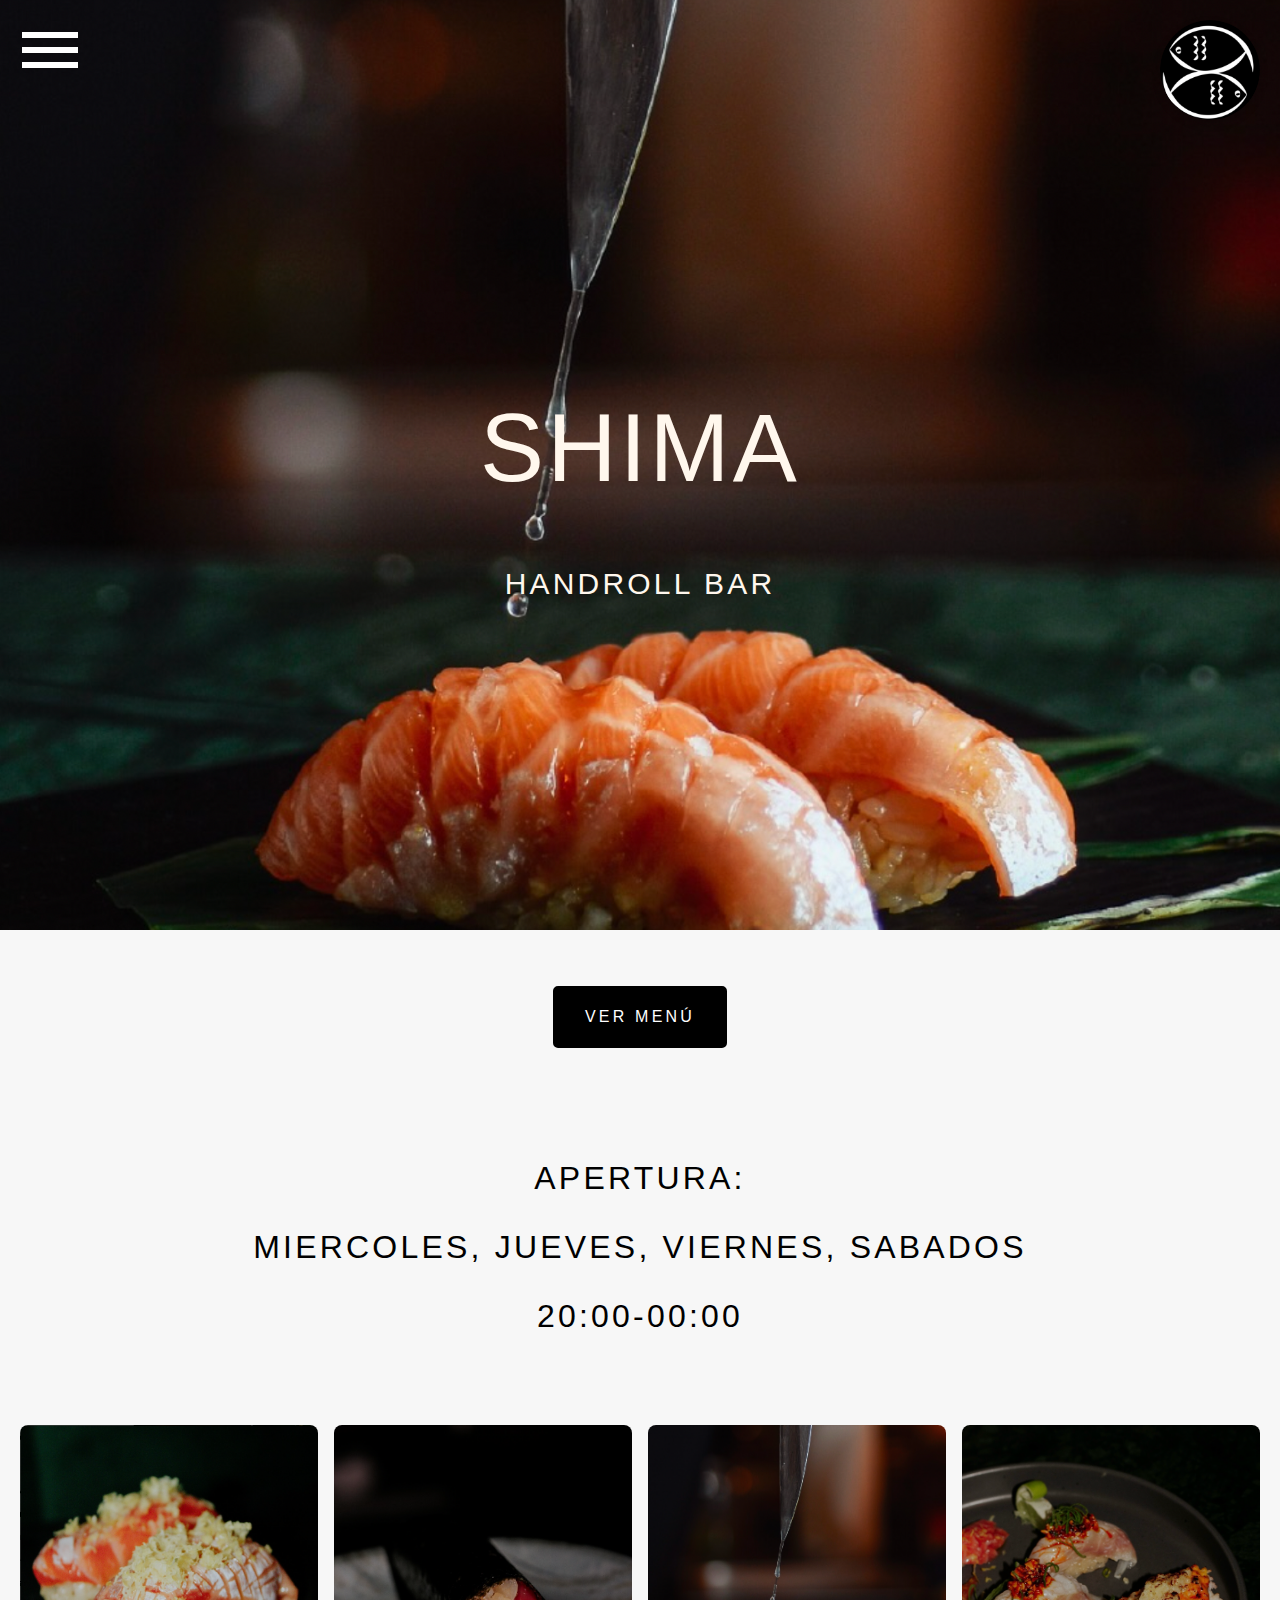
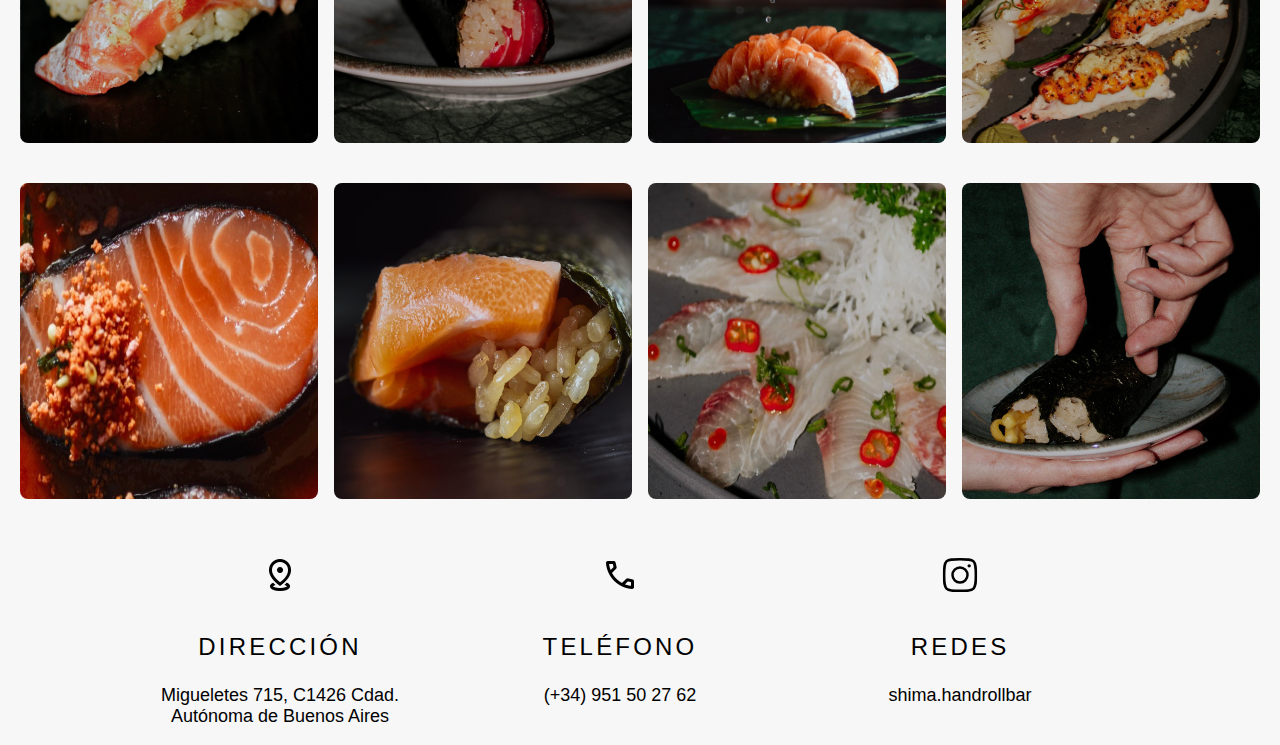
<file: home.html>
<!DOCTYPE html>
<html>
<head>
    <meta charset="UTF-8" />
    <meta name="viewport" content="width=device-width, initial-scale=1.0">
    <title>SHIMA HANDROLL</title>
    <link rel="stylesheet" href="./css/index.css">
</head>
<main>

<body>
    
    <section class="hero">
        <div> <a href="contacto.html"><img class="menu"  src="./fotos/menu_20dp_FFFFFF_FILL0_wght400_GRAD0_opsz20.png" alt=""> </a>
        </div>
        <div class="logo-container"> <img src="./fotos/logo.png" alt=""> </a>
        </div>
        <div class="hero-content">
            <h1>SHIMA</h1>
            <p>HANDROLL BAR</p>
        </div>
    </section>
    <br>
    <br>
    <div class="button-container">
        <a href="https://shimahandrollbar.com/carta.pdf" class="button">VER MENÚ</a>
    </div>
  
    <section class="horarios" id="contacto">

        <h3 class="dias">APERTURA:</h3>

        <h3 class="dias">MIERCOLES, JUEVES, VIERNES, SABADOS</h3>
        <p>20:00-00:00</p>
   
    </section>
    
    <div class="gallery">
        <img src="./fotos/sashimi.png" alt="Imagen 1">
        <img src="./fotos/handroll.png" alt="Imagen 1">
        <img src="./fotos/fondo.png" alt="Imagen 1">
        <img src="./fotos/fondo2.png" alt="Imagen 1">
    </div>

    <div class="gallery">
        <img src="./fotos/salmon.png" alt="Imagen 1">
        <img src="./fotos/handroll2.png" alt="Imagen 1">
        <img src="./fotos/pescab.png" alt="Imagen 1">
        <img src="./fotos/hand3.png" alt="Imagen 1">
    </div>


 
<br> <br> 
    <div class="info-container">
        <div class="info-item">
            <img src="./fotos/distance_20dp_000000_FILL0_wght400_GRAD0_opsz20.png" alt="Dirección">
            <h3>DIRECCIÓN</h3>
            <p>Migueletes 715, C1426 Cdad. Autónoma de Buenos Aires</p>
        </div>
        <div class="info-item">
            <img src="./fotos/call_20dp_000000_FILL0_wght400_GRAD0_opsz20.png" alt="Teléfonos">
            <h3>TELÉFONO</h3>
            <p>(+34) 951 50 27 62 </p>
        </div>
        <div class="info-item">
            <a href="https://www.instagram.com/shima.handrollbar/" target="_blank">
                <img src="./fotos/instagram-stroke-rounded.svg" alt="WhatsApp">
            </a>
        
            

            <h3>REDES</h3>
            <p>shima.handrollbar
            
        </div>
   <br> <br>


</body>
</main>
</html>
</file>
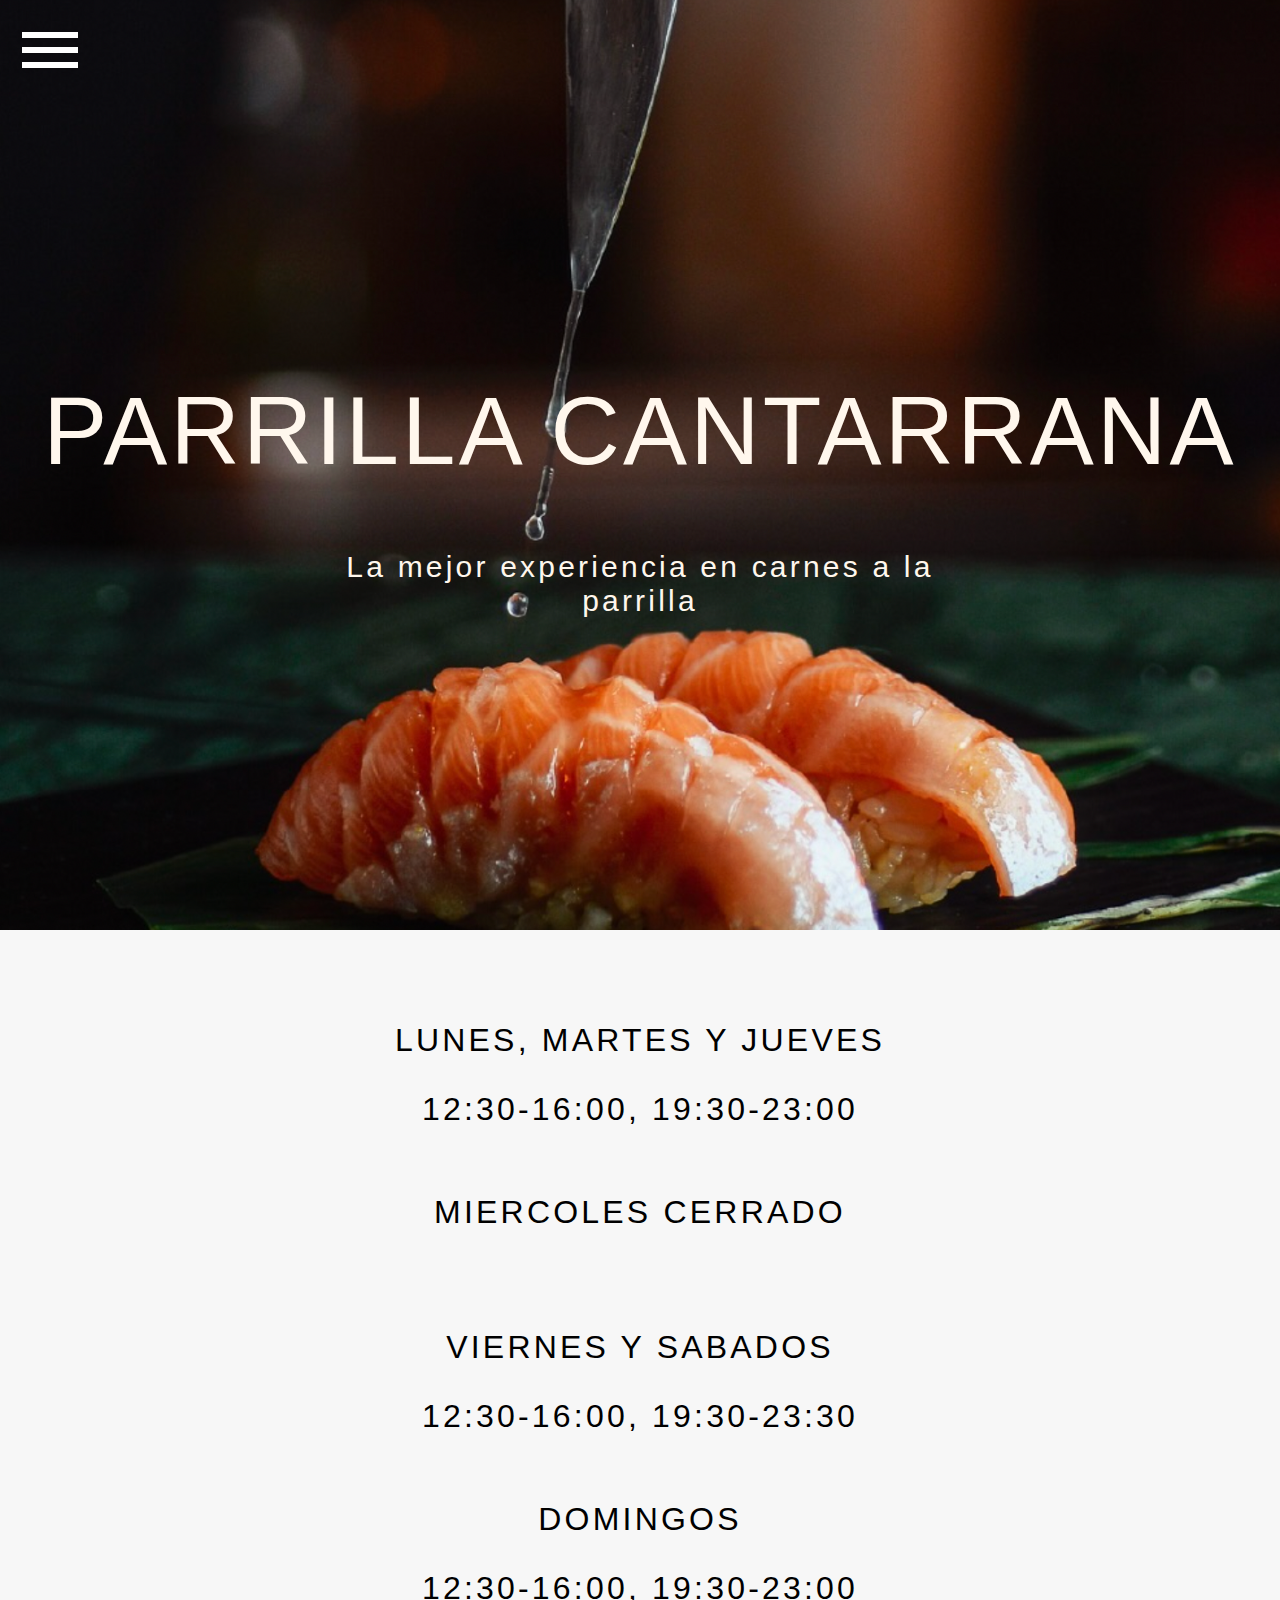
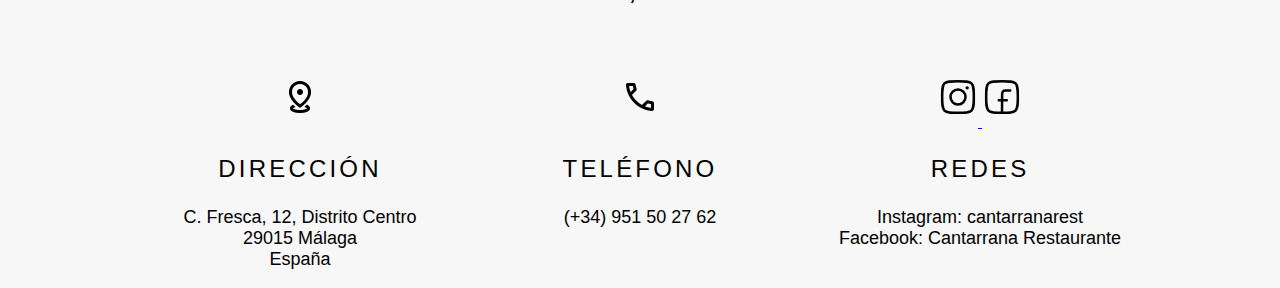
<file: html/home.html>
<!DOCTYPE html>
<html>
<head>
    <meta charset="UTF-8" />
    <meta name="viewport" content="width=device-width, initial-scale=1.0">
    <title>Cantarrana Resto</title>
    <link rel="stylesheet" href="../css/index.css">
</head>
<main>

<body>
    
    <section class="hero">
        <div> <a href="../html/contacto.html"><img class="menu"  src="../fotos/menu_20dp_FFFFFF_FILL0_wght400_GRAD0_opsz20.png" alt=""> </a>
        </div>
        <div class="hero-content">
            <h1>PARRILLA CANTARRANA</h1>
            <p>La mejor experiencia en carnes a la parrilla</p>
        </div>
    </section>

    
    <section class="horarios" id="">

   
        <h3 class="dias">LUNES, MARTES Y JUEVES</h3>
        <p>12:30-16:00,     19:30-23:00</p>
    
        <br>
        <h3 class="dias">MIERCOLES CERRADO </h3>
        <br>
        <h3 class="dias">VIERNES Y SABADOS</h3>
        
        <p>12:30-16:00, 19:30-23:30</p>
        <br>

        <h3 class="dias">DOMINGOS</h3>
        <p>12:30-16:00,     19:30-23:00</p>
    </section>
  
    <div class="info-container">
        <div class="info-item">
            <img src="../fotos/distance_20dp_000000_FILL0_wght400_GRAD0_opsz20.png" alt="Dirección">
            <h3>DIRECCIÓN</h3>
            <p>C. Fresca, 12, Distrito Centro<br>29015 Málaga<br>España</p>
        </div>
        <div class="info-item">
            <img src="../fotos/call_20dp_000000_FILL0_wght400_GRAD0_opsz20.png" alt="Teléfonos">
            <h3>TELÉFONO</h3>
            <p>(+34) 951 50 27 62 </p>
        </div>
        <div class="info-item">
            <a href="https://www.instagram.com/cantarranarest/" target="_blank">
                <img src="../fotos/instagram-stroke-rounded.svg" alt="WhatsApp">
            </a>
            <a href="https://www.facebook.com/cantarranarest" target="_blank">
                <img src="..//fotos/facebook-01-stroke-rounded.svg" alt="Facebook">            </a>
            

            <h3>REDES</h3>
            <p>Instagram: cantarranarest
            <br>
            Facebook: Cantarrana Restaurante</p>
        </div>
   


</body>
</main>
</html>
</file>
<file: css/index.css>
header {
    background-image: #ffffff;
    padding: 10px 0;
    font-family: 'Times New Roman', Times, serif;

}
main{
    background-color: #f7f7f7;
}

.nav-menu {
    list-style: none;
    display: flex;
    justify-content: space-around; /* Distribuye los elementos uniformemente */
    width: 100%; /* Ocupa el ancho total del contenedor */
    margin: 0;
    padding: 0;
}

.nav-menu li {
    margin: 0 15px; /* Espaciado entre los elementos del menú */
}

.nav-menu a {
    color: #000000; /* Color del texto del menú */
    text-decoration: none;
    font-size: 20px;
    padding: 10px 10px; /* Espaciado interno de los enlaces */
    display: flex;
    transition: background-color 0.3s; /* Transición suave para el fondo */
    font-weight: bold;
}

.nav-menu a:hover {
    background-color: #575757; /* Fondo al pasar el ratón por encima */
    border-radius: 5px; /* Bordes redondeados al hacer hover */
}

.hero {
    background-image: url('../fotos/fondo.png'); /* Reemplaza con la ruta a tu imagen */
    background-size: cover;
    background-position: center;
    height: 90vh;
    display: flex;
    justify-content: center;
    align-items: center;
    color: #fff7ed;
    text-align: center;
    position: relative;
}


body {
    margin: 0;
    padding: 0;
    font-family: 'Times New Roman', Times, serif, sans-serif;
    background-image: url('/fotos/alga.jpg'); /* Reemplaza con la ruta a tu imagen */
    background-size: cover; /* Para que la imagen cubra todo el fondo */
    background-attachment: fixed; /* La imagen se queda fija mientras scrolleas */
    background-position: center; /* Centrar la imagen */
}
.hero-content {
    position: relative;
    z-index: 2;
}

.hero h1 {
    font-size: 6rem; /* Tamaño de fuente grande */
    letter-spacing: 0.2rem; /* Espaciado entre letras */
    font-weight: 200;
    font-family: 'Helvetica Neue', 'Arial', sans-serif;

}

.hero p {
    font-size: 30px; /* Tamaño de fuente grande */
    letter-spacing: 0.2rem; /* Espaciado entre letras */
    font-weight: 200;
    font-family: 'Helvetica Neue', 'Arial', sans-serif;

}
.logo-container {
    position: absolute;
    top: 20px; /* Distancia desde la parte superior */
    right: 20px; /* Distancia desde la parte derecha */
    width: 100px;  /* Tamaño del logo */
    height: 100px;  /* Tamaño del logo */
    border-radius: 50%;  /* Hace que el contenedor tenga forma circular */
    overflow: hidden;  /* Asegura que la imagen se ajuste dentro del círculo */
    box-shadow: 0px 4px 8px rgba(0, 0, 0, 0.2); /* Sombra para darle un efecto elegante */
}

.logo-container img {
    width: 100%;
    height: 100%;
    object-fit: cover;  /* Asegura que la imagen cubra todo el contenedor sin distorsionarse */
    border-radius: 50%;  /* Asegura que la imagen también sea circular */
}

.button-container {
    display: flex;
    justify-content: center; /* Posicionar a la derecha */
    margin: 20px; /* Un pequeño margen alrededor del contenedor */
}

/* Estilo del botón */
.button {
    padding: 20px 30px;  /* Tamaño más pequeño del botón */
    background-color: black; /* Fondo negro */
    color: white; /* Texto blanco */
    text-decoration: none; /* Quitar subrayado del enlace */
    font-size: 16px; /* Tamaño de fuente más pequeño */
    border-radius: 5px; /* Bordes ligeramente redondeados */
    border: 2px solid black; /* Borde negro */
    transition: all 0.3s ease; /* Transición suave para los cambios */
    letter-spacing: 0.2rem; /* Espaciado entre letras */
    font-weight: 200;
    font-family: 'Helvetica Neue', 'Arial', sans-serif;
}

/* Efecto hover (al pasar el ratón sobre el botón) */
.button:hover {
    background-color: white;
    color: black; /* Cambiar el color del texto al pasar el ratón */
    border: 2px solid black; /* Borde negro */
}



section {
    padding: 60px 20px;
    text-align: center;
}

section h2 {
    font-size: 36px;
    margin-bottom: 20px;
}

section p {
    font-size: 18px;
    margin: 0 auto;
    max-width: 600px;
}



.gallery {
    display: flex;
    justify-content: space-between;
    padding: 20px;
    gap: 10px;
    overflow-x: auto; /* Esto permite desplazamiento horizontal si es necesario */
}

.gallery img {
    width: 24%; /* Cada imagen ocupará el 24% del ancho del contenedor */
    height: auto;
    border-radius: 8px;
    transition: transform 0.3s ease; /* Animación para ampliar imagen al pasar el ratón */
}

.gallery img:hover {
    transform: scale(1.05); /* Efecto de ampliación cuando pasas el ratón por encima */
}



/* Contenedor del slider */
.slider {
    width: 100%;  /* Ajusta el ancho general del slider */
    max-width: 1400px; /* Ancho máximo del slider */
    height: 600px; /* Altura del slider */
    overflow: hidden;  /* Ocultar contenido desbordado */
    position: relative;
    margin: 0 auto;
}

/* Contenedor de las imágenes */
.slides {
    display: flex;
    width: calc(100% * 8);  /* Aumentamos el ancho del contenedor para incluir las imágenes duplicadas */
    height: 100%;  /* Ocupa toda la altura del contenedor */
    animation: slide 16s linear infinite; /* Deslizamiento continuo */
}

.slide {
    width: calc(100% / 8);  /* Cada imagen ocupará el ancho calculado */
    flex-shrink: 0;
    box-sizing: border-box;
    padding: 10px;
}

.slide img {
    width: 100%;
    height: 100%;
    object-fit: cover;  /* Asegura que las imágenes cubran todo el espacio disponible */
    border-radius: 8px;
}

/* Animación para deslizar las imágenes */
@keyframes slide {
    0% { transform: translateX(0); }
    100% { transform: translateX(-50%); }  /* Movemos exactamente la mitad (50%) para mostrar las imágenes duplicadas */
}






.info {
    text-align: center;
    padding: 50px 20px;
    background-color: #f9f9f9;
}

.info h1 {
    color: #000000;
    font-size: 24px;
    margin-bottom: 10px;
}

.info .hours {
    color: #999999;
    font-style: italic;
    margin-bottom: 40px;
}

.dias{
    color: #000000;
    font-size: 6rem; /* Tamaño de fuente grande */
letter-spacing: 0.2rem; /* Espaciado entre letras */
font-weight: 200;
font-family: 'Helvetica Neue', 'Arial', sans-serif;
font-size: xx-large;

}
.contacto {
    color: #000000;
    font-size: 18px;
    margin-bottom: 10px;
} 


.info-container {
    display: flex;
    justify-content: center;
    flex-wrap: wrap;
    gap: 40px;
   
}

.info-item {
    flex: 1;
    max-width: 300px;
    text-align: center;
}

.info-item img {
    height: 40px;
    margin-bottom: 10px;
}

.info-item h3 {
    color: #000000;
    font-size: 6rem; /* Tamaño de fuente grande */
letter-spacing: 0.2rem; /* Espaciado entre letras */
font-weight: 200;
font-family: 'Helvetica Neue', 'Arial', sans-serif;
font-size: x-large;

}

.info-item p {
    color: #000000;
letter-spacing: 0rem; /* Espaciado entre letras */
font-weight: 400;
font-family: 'Helvetica Neue', 'Arial', sans-serif;
font-size: large;

}

.horarios{
    color: #000000;
    font-size: 30px;
    margin-bottom: 10px;
    letter-spacing: 2px;
    font-family: 'Helvetica Neue', 'Arial', sans-serif;

}
.horarios p {
    color: #000000;
    font-size: 6rem; /* Tamaño de fuente grande */
letter-spacing: 0.2rem; /* Espaciado entre letras */
font-weight: 200;
font-family: 'Helvetica Neue', 'Arial', sans-serif;
font-size: xx-large;

}
.info-container-2 {
    display: flex;
    justify-content: center;
    flex-wrap: wrap;
    gap: 40px;
    margin-bottom: 40px;
}

.menu{
    
        position: absolute; /* O fixed si quieres que el logo siempre esté visible incluso al hacer scroll */
        top: 10px; /* Ajusta el valor según sea necesario */
        left: 10px; /* Ajusta el valor según sea necesario */
    
}



@media (max-width: 768px) {
    body {
        flex-direction: column;
        justify-content: flex-start;
        padding-top: 50px;
    }

    .menu li a {
        font-size: 20px;
    }

    .close-button {
        font-size: 20px;
        top: 10px;
        left: 10px;
    }

    .menu li::after {
        width: 70%;
    }
}

@media only screen and (max-width: 600px) {
    .container {
        margin: 0;
        padding: 0;
        width: 100%;
    }
}
</file>
